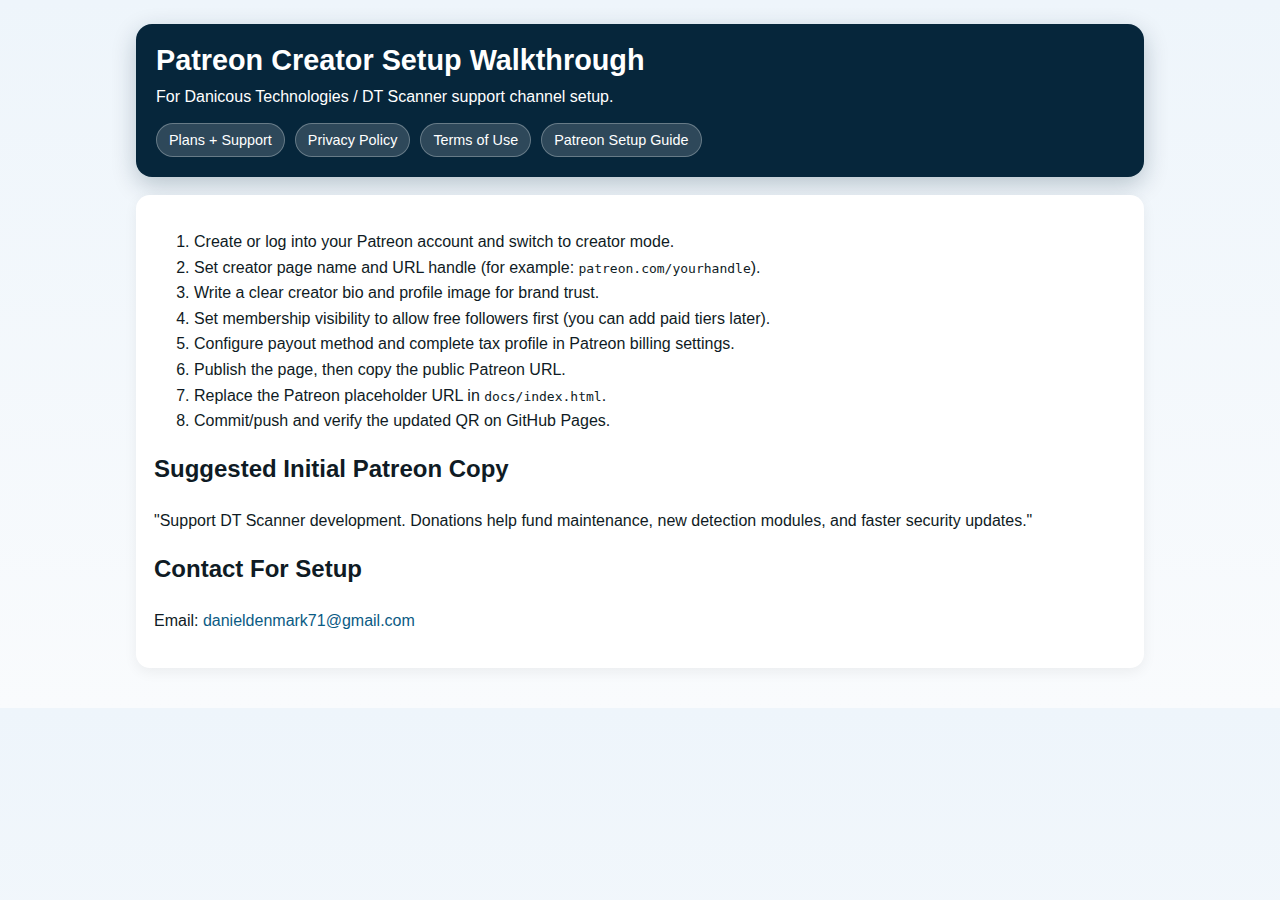
<file: docs/patreon-startup.html>
<!doctype html>
<html lang="en">
  <head>
    <meta charset="utf-8">
    <meta name="viewport" content="width=device-width, initial-scale=1">
    <title>Patreon Setup Guide - DT Scanner</title>
    <link rel="stylesheet" href="assets/styles.css">
  </head>
  <body>
    <div class="wrapper">
      <header class="hero">
        <h1>Patreon Creator Setup Walkthrough</h1>
        <p>For Danicous Technologies / DT Scanner support channel setup.</p>
        <nav class="nav">
          <a href="index.html">Plans + Support</a>
          <a href="privacy.html">Privacy Policy</a>
          <a href="terms.html">Terms of Use</a>
          <a href="patreon-startup.html">Patreon Setup Guide</a>
        </nav>
      </header>

      <section class="section legal">
        <ol>
          <li>Create or log into your Patreon account and switch to creator mode.</li>
          <li>Set creator page name and URL handle (for example: <code>patreon.com/yourhandle</code>).</li>
          <li>Write a clear creator bio and profile image for brand trust.</li>
          <li>Set membership visibility to allow free followers first (you can add paid tiers later).</li>
          <li>Configure payout method and complete tax profile in Patreon billing settings.</li>
          <li>Publish the page, then copy the public Patreon URL.</li>
          <li>Replace the Patreon placeholder URL in <code>docs/index.html</code>.</li>
          <li>Commit/push and verify the updated QR on GitHub Pages.</li>
        </ol>

        <h2>Suggested Initial Patreon Copy</h2>
        <p>
          "Support DT Scanner development. Donations help fund maintenance, new detection modules, and faster
          security updates."
        </p>

        <h2>Contact For Setup</h2>
        <p>Email: <a href="mailto:danieldenmark71@gmail.com">danieldenmark71@gmail.com</a></p>
      </section>
    </div>
  </body>
</html>
</file>
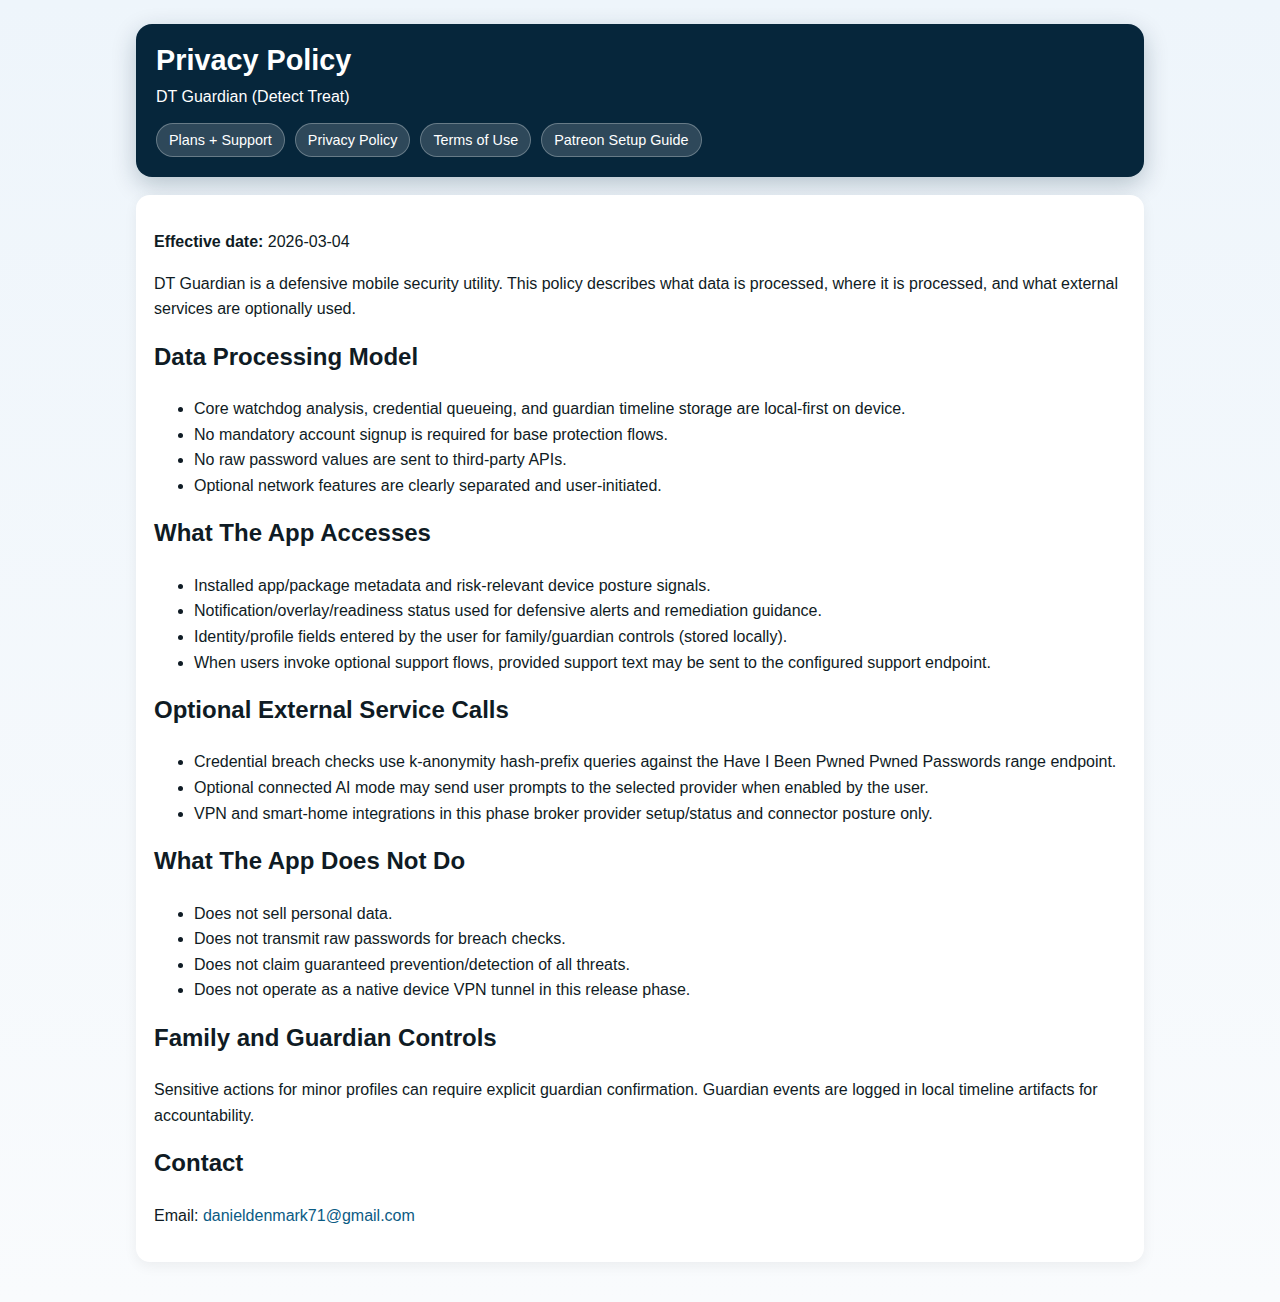
<file: docs/privacy.html>
<!doctype html>
<html lang="en">
  <head>
    <meta charset="utf-8">
    <meta name="viewport" content="width=device-width, initial-scale=1">
    <title>DT Guardian Privacy Policy</title>
    <link rel="stylesheet" href="assets/styles.css">
  </head>
  <body>
    <div class="wrapper">
      <header class="hero">
        <h1>Privacy Policy</h1>
        <p>DT Guardian (Detect Treat)</p>
        <nav class="nav">
          <a href="index.html">Plans + Support</a>
          <a href="privacy.html">Privacy Policy</a>
          <a href="terms.html">Terms of Use</a>
          <a href="patreon-startup.html">Patreon Setup Guide</a>
        </nav>
      </header>

      <section class="section legal">
        <p><strong>Effective date:</strong> 2026-03-04</p>
        <p>
          DT Guardian is a defensive mobile security utility. This policy describes what data is processed,
          where it is processed, and what external services are optionally used.
        </p>

        <h2>Data Processing Model</h2>
        <ul>
          <li>Core watchdog analysis, credential queueing, and guardian timeline storage are local-first on device.</li>
          <li>No mandatory account signup is required for base protection flows.</li>
          <li>No raw password values are sent to third-party APIs.</li>
          <li>Optional network features are clearly separated and user-initiated.</li>
        </ul>

        <h2>What The App Accesses</h2>
        <ul>
          <li>Installed app/package metadata and risk-relevant device posture signals.</li>
          <li>Notification/overlay/readiness status used for defensive alerts and remediation guidance.</li>
          <li>Identity/profile fields entered by the user for family/guardian controls (stored locally).</li>
          <li>When users invoke optional support flows, provided support text may be sent to the configured support endpoint.</li>
        </ul>

        <h2>Optional External Service Calls</h2>
        <ul>
          <li>Credential breach checks use k-anonymity hash-prefix queries against the Have I Been Pwned Pwned Passwords range endpoint.</li>
          <li>Optional connected AI mode may send user prompts to the selected provider when enabled by the user.</li>
          <li>VPN and smart-home integrations in this phase broker provider setup/status and connector posture only.</li>
        </ul>

        <h2>What The App Does Not Do</h2>
        <ul>
          <li>Does not sell personal data.</li>
          <li>Does not transmit raw passwords for breach checks.</li>
          <li>Does not claim guaranteed prevention/detection of all threats.</li>
          <li>Does not operate as a native device VPN tunnel in this release phase.</li>
        </ul>

        <h2>Family and Guardian Controls</h2>
        <p>
          Sensitive actions for minor profiles can require explicit guardian confirmation. Guardian events are
          logged in local timeline artifacts for accountability.
        </p>

        <h2>Contact</h2>
        <p>
          Email: <a href="mailto:danieldenmark71@gmail.com">danieldenmark71@gmail.com</a>
        </p>
      </section>
    </div>
  </body>
</html>
</file>
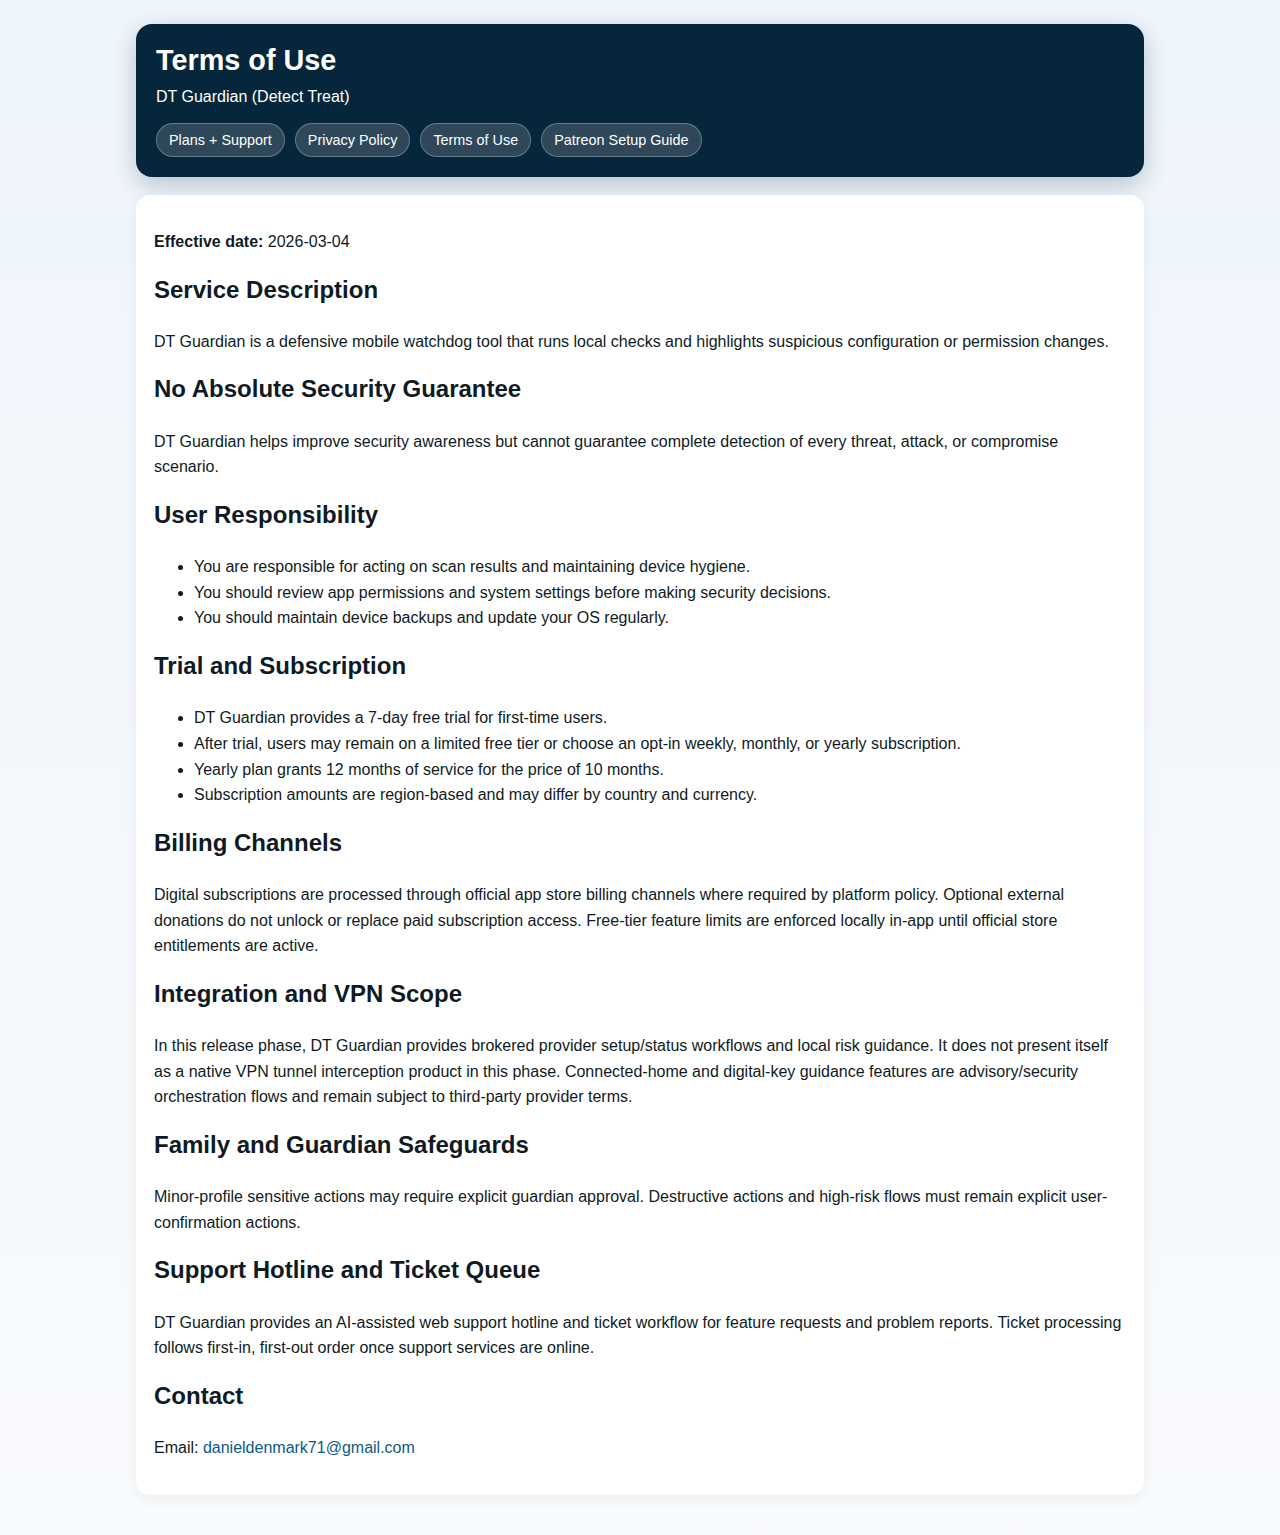
<file: docs/terms.html>
<!doctype html>
<html lang="en">
  <head>
    <meta charset="utf-8">
    <meta name="viewport" content="width=device-width, initial-scale=1">
    <title>DT Guardian Terms of Use</title>
    <link rel="stylesheet" href="assets/styles.css">
  </head>
  <body>
    <div class="wrapper">
      <header class="hero">
        <h1>Terms of Use</h1>
        <p>DT Guardian (Detect Treat)</p>
        <nav class="nav">
          <a href="index.html">Plans + Support</a>
          <a href="privacy.html">Privacy Policy</a>
          <a href="terms.html">Terms of Use</a>
          <a href="patreon-startup.html">Patreon Setup Guide</a>
        </nav>
      </header>

      <section class="section legal">
        <p><strong>Effective date:</strong> 2026-03-04</p>

        <h2>Service Description</h2>
        <p>
          DT Guardian is a defensive mobile watchdog tool that runs local checks and highlights suspicious
          configuration or permission changes.
        </p>

        <h2>No Absolute Security Guarantee</h2>
        <p>
          DT Guardian helps improve security awareness but cannot guarantee complete detection of every threat,
          attack, or compromise scenario.
        </p>

        <h2>User Responsibility</h2>
        <ul>
          <li>You are responsible for acting on scan results and maintaining device hygiene.</li>
          <li>You should review app permissions and system settings before making security decisions.</li>
          <li>You should maintain device backups and update your OS regularly.</li>
        </ul>

        <h2>Trial and Subscription</h2>
        <ul>
          <li>DT Guardian provides a 7-day free trial for first-time users.</li>
          <li>After trial, users may remain on a limited free tier or choose an opt-in weekly, monthly, or yearly subscription.</li>
          <li>Yearly plan grants 12 months of service for the price of 10 months.</li>
          <li>Subscription amounts are region-based and may differ by country and currency.</li>
        </ul>

        <h2>Billing Channels</h2>
        <p>
          Digital subscriptions are processed through official app store billing channels where required by
          platform policy. Optional external donations do not unlock or replace paid subscription access. Free-tier
          feature limits are enforced locally in-app until official store entitlements are active.
        </p>

        <h2>Integration and VPN Scope</h2>
        <p>
          In this release phase, DT Guardian provides brokered provider setup/status workflows and local
          risk guidance. It does not present itself as a native VPN tunnel interception product in this phase.
          Connected-home and digital-key guidance features are advisory/security orchestration flows and remain
          subject to third-party provider terms.
        </p>

        <h2>Family and Guardian Safeguards</h2>
        <p>
          Minor-profile sensitive actions may require explicit guardian approval. Destructive actions and
          high-risk flows must remain explicit user-confirmation actions.
        </p>

        <h2>Support Hotline and Ticket Queue</h2>
        <p>
          DT Guardian provides an AI-assisted web support hotline and ticket workflow for feature requests
          and problem reports. Ticket processing follows first-in, first-out order once support services are online.
        </p>

        <h2>Contact</h2>
        <p>
          Email: <a href="mailto:danieldenmark71@gmail.com">danieldenmark71@gmail.com</a>
        </p>
      </section>
    </div>
  </body>
</html>
</file>
<file: docs/assets/styles.css>
* {
  box-sizing: border-box;
}

body {
  margin: 0;
  font-family: "Segoe UI", Tahoma, Geneva, Verdana, sans-serif;
  color: #0f1b24;
  background: linear-gradient(180deg, #eef5fb 0%, #f9fbfd 100%);
}

a {
  color: #0b5b84;
  text-decoration: none;
}

a:hover {
  text-decoration: underline;
}

.wrapper {
  max-width: 1040px;
  margin: 0 auto;
  padding: 24px 16px 40px;
}

.hero {
  background: #06263b;
  color: #ffffff;
  border-radius: 16px;
  padding: 20px;
  box-shadow: 0 8px 24px rgba(6, 38, 59, 0.24);
}

.hero h1 {
  margin: 0 0 8px;
  font-size: 1.8rem;
}

.hero p {
  margin: 0;
  line-height: 1.5;
}

.hero-top {
  display: flex;
  gap: 14px;
  align-items: center;
}

.hero-logo {
  width: 72px;
  height: 72px;
  border-radius: 14px;
  border: 1px solid rgba(255, 255, 255, 0.3);
}

.nav {
  display: flex;
  flex-wrap: wrap;
  gap: 10px;
  margin-top: 14px;
}

.nav a {
  background: rgba(255, 255, 255, 0.16);
  border: 1px solid rgba(255, 255, 255, 0.28);
  color: #ffffff;
  border-radius: 999px;
  padding: 8px 12px;
  font-size: 0.9rem;
}

.section {
  background: #ffffff;
  border-radius: 14px;
  margin-top: 18px;
  padding: 18px;
  box-shadow: 0 4px 14px rgba(0, 0, 0, 0.06);
}

.section h2 {
  margin-top: 0;
}

.policy-banner {
  border-left: 4px solid #0e7c86;
  background: #e8f7fa;
  padding: 12px;
  border-radius: 8px;
  line-height: 1.5;
}

.channel-list {
  display: grid;
  gap: 14px;
}

.channel-card {
  border: 1px solid #d4e5ef;
  border-radius: 12px;
  padding: 12px;
  display: grid;
  grid-template-columns: 1fr 176px;
  gap: 12px;
  align-items: center;
}

.channel-card h3 {
  margin: 0 0 6px;
}

.channel-card p {
  margin: 0 0 8px;
  color: #314a5b;
}

.status-pill {
  display: inline-block;
  border-radius: 999px;
  font-size: 0.75rem;
  padding: 4px 9px;
  border: 1px solid #98b7c9;
  color: #1e4258;
  background: #edf6fb;
}

.status-active {
  border-color: #5cb49c;
  color: #0f5b49;
  background: #e3f7f1;
}

.channel-cta {
  display: inline-block;
  margin-top: 6px;
  border-radius: 10px;
  border: 1px solid #0b5b84;
  padding: 7px 11px;
  font-weight: 600;
}

.qr-box {
  text-align: center;
}

.qr-box img {
  width: 168px;
  height: 168px;
  border-radius: 10px;
  border: 1px solid #cedde7;
  background: #ffffff;
}

.qr-caption {
  margin-top: 6px;
  font-size: 0.78rem;
  color: #3c5768;
}

.small-note {
  color: #415f72;
  font-size: 0.9rem;
}

.feedback-grid {
  display: grid;
  grid-template-columns: repeat(2, minmax(0, 1fr));
  gap: 12px;
}

.feedback-card {
  border: 1px solid #d4e5ef;
  border-radius: 12px;
  padding: 12px;
  background: #fbfdff;
}

.feedback-card h3 {
  margin-top: 0;
  margin-bottom: 8px;
}

.support-form {
  display: grid;
  gap: 8px;
}

.support-form label {
  font-size: 0.85rem;
  color: #2a4759;
}

.support-form input,
.support-form textarea {
  width: 100%;
  border: 1px solid #c3d8e5;
  border-radius: 10px;
  padding: 8px 10px;
  font: inherit;
}

.support-form textarea {
  min-height: 92px;
  resize: vertical;
}

.support-form button {
  border: 1px solid #0b5b84;
  color: #0b5b84;
  background: #eaf5fc;
  border-radius: 10px;
  padding: 8px 12px;
  font-weight: 600;
  cursor: pointer;
}

.chat-log {
  border: 1px solid #c3d8e5;
  border-radius: 10px;
  background: #f5fbff;
  height: 260px;
  overflow-y: auto;
  padding: 8px;
  display: grid;
  gap: 8px;
}

.chat-entry {
  padding: 8px;
  border-radius: 8px;
  line-height: 1.4;
  font-size: 0.9rem;
}

.chat-user {
  background: #dff3ff;
  border: 1px solid #b8e0f5;
}

.chat-ai {
  background: #edf9ef;
  border: 1px solid #c8e8cd;
}

.chat-system {
  background: #fff4dc;
  border: 1px solid #f2ddaa;
}

.support-status {
  margin-top: 8px;
  color: #2f5368;
  font-size: 0.85rem;
}

.legal {
  line-height: 1.6;
}

.footer {
  margin-top: 16px;
  color: #3b5768;
  font-size: 0.85rem;
}

@media (max-width: 760px) {
  .hero-top {
    flex-direction: column;
    align-items: flex-start;
  }

  .channel-card {
    grid-template-columns: 1fr;
  }

  .feedback-grid {
    grid-template-columns: 1fr;
  }
}
</file>
